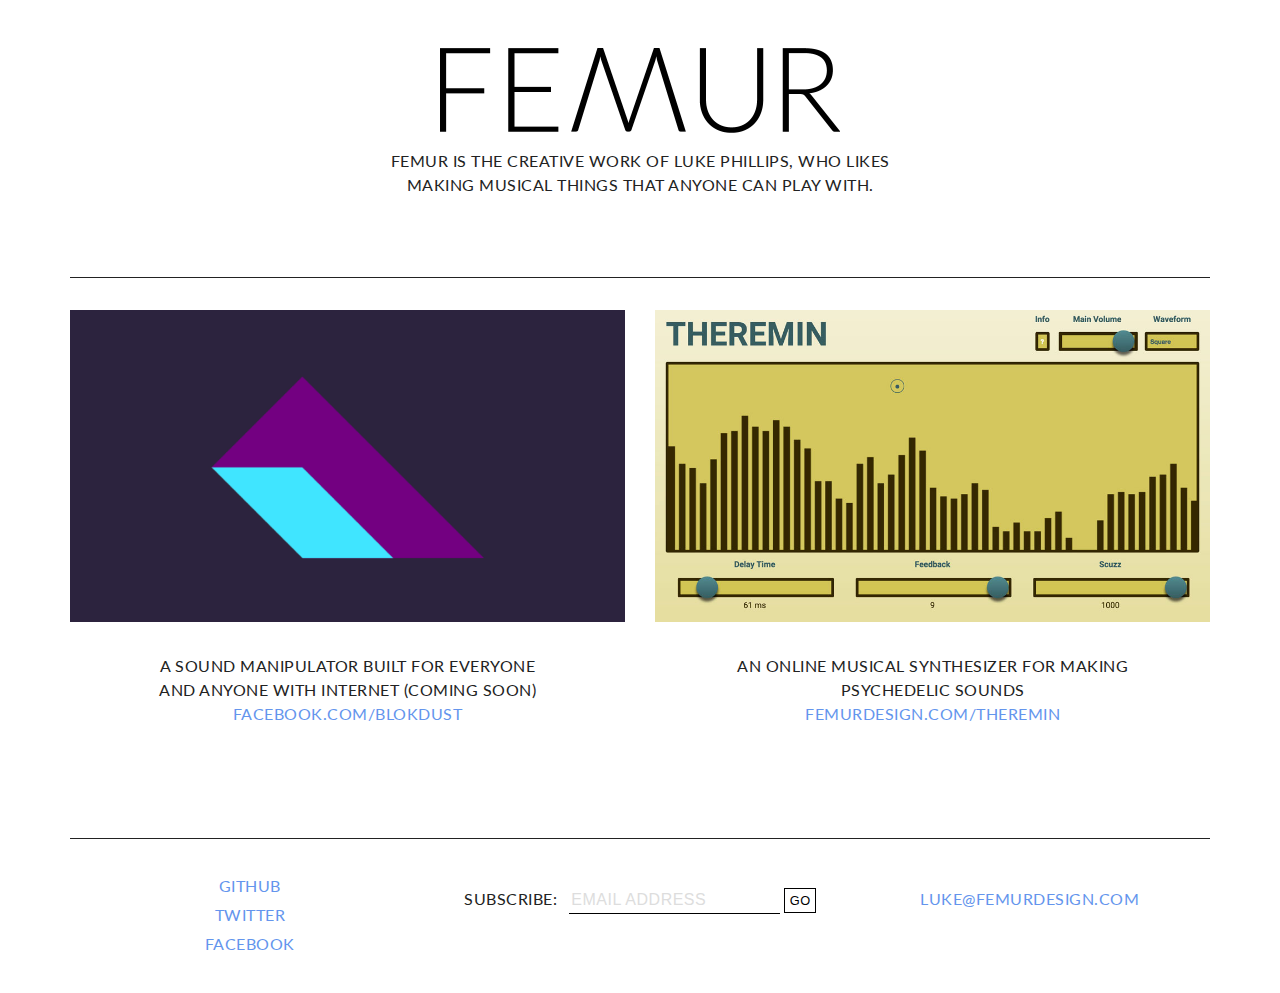
<file: index.html>
<!doctype html>
<html lang="">
<head>
    <meta charset="utf-8">
    <meta http-equiv="x-ua-compatible" content="ie=edge">
    <title>Femur</title>
    <meta name="description" content="Femur is the creative work of developer & musician, Luke Phillips">
    <meta name="viewport" content="width=device-width, initial-scale=1">

    <link href='http://fonts.googleapis.com/css?family=Lato' rel='stylesheet' type='text/css'>
    <link rel="stylesheet" href="css/main.min.css">
</head>
<body>
<!--[if lt IE 8]>
<p class="browserupgrade">You are using an <strong>outdated</strong> browser. Please <a href="http://browsehappy.com/">upgrade your browser</a> to improve your experience.</p>
<![endif]-->

<div class="container">
    <div class="row text-center">
        <div class="col-xs-12">
            <div class="col-xs-12 border-bottom heading">
                <div class="title">
                    <img src="img/logo.png" alt=""/>
                    <!--<h1 class="uppercase">Femur</h1>-->
                </div>

                <div class="col-xs-12 col-md-6 col-md-offset-3 uppercase subtitle">
                    <p>Femur is the creative work of Luke Phillips, who likes making musical things that anyone can play with.</p>
                </div>
            </div>
        </div>
    </div>

    <div class="row portfolio-items uppercase text-center">
        <div class="col-xs-12 col-md-6 portfolio-item">
            <div class="image">
                <a href="http://www.facebook.com/blokdust">
                    <img src="img/blokdust.gif" alt="Blokdust"/>
                </a>
            </div>
            <div class="copy">
                <p>A sound manipulator built for everyone and anyone with internet (Coming soon)</p>
                <a href="http://www.facebook.com/blokdust" alt="blokdust website">facebook.com/blokdust</a>
                <p></p>
            </div>
        </div>

        <div class="col-xs-12 col-md-6 portfolio-item">
            <div class="image">
                <a href="http://www.femurdesign.com/theremin">
                    <img src="img/theremin.jpg" title="Blokdust" alt="Theremin"/>
                </a>
            </div>
            <div class="copy">
                <p>An online musical synthesizer for making psychedelic sounds</p>
                <a href="http://www.femurdesign.com/theremin" title="Theremin" alt="Theremin site">femurdesign.com/theremin</a>
            </div>
        </div>

        <div class="col-xs-12">
            <div class="border-bottom"></div>
        </div>
    </div>
    <div class="row text-center footer">
        <div class="col-xs-12 col-md-4">
            <ul class="social uppercase">
                <li><a href="https://github.com/lukephills">Github</a></li>
                <li><a href="https://twitter.com/femurdesign">Twitter</a></li>
                <li><a href="https://www.facebook.com/femurdesign">Facebook</a></li>
            </ul>
        </div>
        <div class="col-xs-12 col-md-4">
            <!-- Begin MailChimp Signup Form -->
            <div id="mc_embed_signup" class="subscribe">
                <form action="//femurdesign.us3.list-manage.com/subscribe/post?u=a8685aebc16700ab70541a03a&amp;id=cd9caaf477" method="post" id="mc-embedded-subscribe-form" name="mc-embedded-subscribe-form" class="validate" target="_blank" novalidate>
                    <div id="mc_embed_signup_scroll">
                        <div class="mc-field-group">
                        	<label for="mce-EMAIL" class="uppercase">Subscribe:</label>
                        	<input type="email" value="" name="EMAIL" class="required email subscribe-email" id="mce-EMAIL" placeholder="EMAIL ADDRESS">

                            <!-- real people should not fill this in and expect good things - do not remove this or risk form bot signups-->
                            <div style="position: absolute; left: -5000px;"><input type="text" name="b_a8685aebc16700ab70541a03a_cd9caaf477" tabindex="-1" value=""></div>
                            <input type="submit" value="Go" name="subscribe" id="mc-embedded-subscribe" class="button">
                        </div>
                    	<div id="mce-responses" class="clear">
                		<div class="response" id="mce-error-response" style="display:none"></div>
                		<div class="response" id="mce-success-response" style="display:none"></div>
                	</div>
                  </div>
              </form>
            </div>
            <script type='text/javascript' src='//s3.amazonaws.com/downloads.mailchimp.com/js/mc-validate.js'></script><script type='text/javascript'>(function($) {window.fnames = new Array(); window.ftypes = new Array();fnames[0]='EMAIL';ftypes[0]='email';}(jQuery));var $mcj = jQuery.noConflict(true);</script>
            <!--End mc_embed_signup-->
        </div>
        <div class="col-xs-12 col-md-4">
            <a href="mailto:luke@femurdesign.com" class="uppercase">luke@femurdesign.com</a>
        </div>
    </div>
</div>

<!-- Google Analytics: change UA-XXXXX-X to be your site's ID. -->
<script>
(function(i,s,o,g,r,a,m){i['GoogleAnalyticsObject']=r;i[r]=i[r]||function(){
(i[r].q=i[r].q||[]).push(arguments)},i[r].l=1*new Date();a=s.createElement(o),
m=s.getElementsByTagName(o)[0];a.async=1;a.src=g;m.parentNode.insertBefore(a,m)
})(window,document,'script','//www.google-analytics.com/analytics.js','ga');

ga('create', 'UA-44791750-2', 'femurdesign.com');
ga('send', 'pageview');
</script>
</body>
</html>
</file>
<file: css/main.min.css>
/*!
 * html5-boilerplate
 * 
 * 
 * @author 
 * @version 5.2.0
 * Copyright 2015. [object Object] licensed.
 */
article,aside,details,figcaption,figure,footer,header,hgroup,hr,menu,nav,section{display:block}fieldset,hr{border:0;padding:0}.col-xs-1,.col-xs-10,.col-xs-11,.col-xs-12,.col-xs-2,.col-xs-3,.col-xs-4,.col-xs-5,.col-xs-6,.col-xs-7,.col-xs-8,.col-xs-9,.float-left{float:left}.browserupgrade,.text-center{text-align:center}.cfx:after,.container-fluid:after,.container:after,.row:after{clear:both}a,abbr,acronym,address,applet,article,aside,audio,b,big,blockquote,body,canvas,caption,center,cite,code,dd,del,details,dfn,div,dl,dt,em,embed,fieldset,figcaption,figure,footer,form,h1,h2,h3,h4,h5,h6,header,hgroup,html,i,iframe,img,ins,kbd,label,legend,li,mark,menu,nav,object,ol,output,p,pre,q,ruby,s,samp,section,small,span,strike,strong,sub,summary,sup,table,tbody,td,tfoot,th,thead,time,tr,tt,u,ul,var,video{margin:0;padding:0;border:0;font:inherit;vertical-align:baseline}body{line-height:1}ol,ul{list-style:none}blockquote,q{quotes:none}blockquote:after,blockquote:before,q:after,q:before{content:'';content:none}table{border-collapse:collapse;border-spacing:0}html{color:#222;font-size:1em;line-height:1.4;font-family:Lato,sans-serif;box-sizing:border-box}::-moz-selection{background:#b3d4fc;text-shadow:none}::selection{background:#b3d4fc;text-shadow:none}hr{height:1px;border-top:1px solid #ccc;margin:1em 0}audio,canvas,iframe,img,svg,video{vertical-align:middle}fieldset{margin:0}textarea{resize:vertical}.browserupgrade{background:#ccc;color:#000;padding:1em;margin:0}.container,.container-fluid{margin-right:auto;margin-left:auto;padding-left:15px;padding-right:15px}@media print{blockquote,img,pre,tr{page-break-inside:avoid}*,:after,:before{background:0 0!important;color:#000!important;box-shadow:none!important;text-shadow:none!important}a,a:visited{text-decoration:underline}a[href]:after{content:" (" attr(href) ")"}abbr[title]:after{content:" (" attr(title) ")"}a[href^="#"]:after,a[href^="javascript:"]:after{content:""}blockquote,pre{border:1px solid #999}thead{display:table-header-group}img{max-width:100%!important}h2,h3,p{orphans:3;widows:3}h2,h3{page-break-after:avoid}}.container-fluid:after,.container-fluid:before,.container:after,.container:before,.row:after,.row:before{display:table;content:" "}@media (min-width:768px){.container{width:750px}}@media (min-width:992px){.container{width:970px}}@media (min-width:1200px){.container{width:1170px}}.row{margin-left:-15px;margin-right:-15px}.col-lg-1,.col-lg-10,.col-lg-11,.col-lg-12,.col-lg-2,.col-lg-3,.col-lg-4,.col-lg-5,.col-lg-6,.col-lg-7,.col-lg-8,.col-lg-9,.col-md-1,.col-md-10,.col-md-11,.col-md-12,.col-md-2,.col-md-3,.col-md-4,.col-md-5,.col-md-6,.col-md-7,.col-md-8,.col-md-9,.col-sm-1,.col-sm-10,.col-sm-11,.col-sm-12,.col-sm-2,.col-sm-3,.col-sm-4,.col-sm-5,.col-sm-6,.col-sm-7,.col-sm-8,.col-sm-9,.col-xs-1,.col-xs-10,.col-xs-11,.col-xs-12,.col-xs-2,.col-xs-3,.col-xs-4,.col-xs-5,.col-xs-6,.col-xs-7,.col-xs-8,.col-xs-9{position:relative;min-height:1px;padding-left:15px;padding-right:15px}.col-xs-1{width:8.33333%}.col-xs-2{width:16.66667%}.col-xs-3{width:25%}.col-xs-4{width:33.33333%}.col-xs-5{width:41.66667%}.col-xs-6{width:50%}.col-xs-7{width:58.33333%}.col-xs-8{width:66.66667%}.col-xs-9{width:75%}.col-xs-10{width:83.33333%}.col-xs-11{width:91.66667%}.col-xs-12{width:100%}.col-xs-pull-0{right:auto}.col-xs-pull-1{right:8.33333%}.col-xs-pull-2{right:16.66667%}.col-xs-pull-3{right:25%}.col-xs-pull-4{right:33.33333%}.col-xs-pull-5{right:41.66667%}.col-xs-pull-6{right:50%}.col-xs-pull-7{right:58.33333%}.col-xs-pull-8{right:66.66667%}.col-xs-pull-9{right:75%}.col-xs-pull-10{right:83.33333%}.col-xs-pull-11{right:91.66667%}.col-xs-pull-12{right:100%}.col-xs-push-0{left:auto}.col-xs-push-1{left:8.33333%}.col-xs-push-2{left:16.66667%}.col-xs-push-3{left:25%}.col-xs-push-4{left:33.33333%}.col-xs-push-5{left:41.66667%}.col-xs-push-6{left:50%}.col-xs-push-7{left:58.33333%}.col-xs-push-8{left:66.66667%}.col-xs-push-9{left:75%}.col-xs-push-10{left:83.33333%}.col-xs-push-11{left:91.66667%}.col-xs-push-12{left:100%}.col-xs-offset-0{margin-left:0}.col-xs-offset-1{margin-left:8.33333%}.col-xs-offset-2{margin-left:16.66667%}.col-xs-offset-3{margin-left:25%}.col-xs-offset-4{margin-left:33.33333%}.col-xs-offset-5{margin-left:41.66667%}.col-xs-offset-6{margin-left:50%}.col-xs-offset-7{margin-left:58.33333%}.col-xs-offset-8{margin-left:66.66667%}.col-xs-offset-9{margin-left:75%}.col-xs-offset-10{margin-left:83.33333%}.col-xs-offset-11{margin-left:91.66667%}.col-xs-offset-12{margin-left:100%}@media (min-width:768px){.col-sm-1,.col-sm-10,.col-sm-11,.col-sm-12,.col-sm-2,.col-sm-3,.col-sm-4,.col-sm-5,.col-sm-6,.col-sm-7,.col-sm-8,.col-sm-9{float:left}.col-sm-1{width:8.33333%}.col-sm-2{width:16.66667%}.col-sm-3{width:25%}.col-sm-4{width:33.33333%}.col-sm-5{width:41.66667%}.col-sm-6{width:50%}.col-sm-7{width:58.33333%}.col-sm-8{width:66.66667%}.col-sm-9{width:75%}.col-sm-10{width:83.33333%}.col-sm-11{width:91.66667%}.col-sm-12{width:100%}.col-sm-pull-0{right:auto}.col-sm-pull-1{right:8.33333%}.col-sm-pull-2{right:16.66667%}.col-sm-pull-3{right:25%}.col-sm-pull-4{right:33.33333%}.col-sm-pull-5{right:41.66667%}.col-sm-pull-6{right:50%}.col-sm-pull-7{right:58.33333%}.col-sm-pull-8{right:66.66667%}.col-sm-pull-9{right:75%}.col-sm-pull-10{right:83.33333%}.col-sm-pull-11{right:91.66667%}.col-sm-pull-12{right:100%}.col-sm-push-0{left:auto}.col-sm-push-1{left:8.33333%}.col-sm-push-2{left:16.66667%}.col-sm-push-3{left:25%}.col-sm-push-4{left:33.33333%}.col-sm-push-5{left:41.66667%}.col-sm-push-6{left:50%}.col-sm-push-7{left:58.33333%}.col-sm-push-8{left:66.66667%}.col-sm-push-9{left:75%}.col-sm-push-10{left:83.33333%}.col-sm-push-11{left:91.66667%}.col-sm-push-12{left:100%}.col-sm-offset-0{margin-left:0}.col-sm-offset-1{margin-left:8.33333%}.col-sm-offset-2{margin-left:16.66667%}.col-sm-offset-3{margin-left:25%}.col-sm-offset-4{margin-left:33.33333%}.col-sm-offset-5{margin-left:41.66667%}.col-sm-offset-6{margin-left:50%}.col-sm-offset-7{margin-left:58.33333%}.col-sm-offset-8{margin-left:66.66667%}.col-sm-offset-9{margin-left:75%}.col-sm-offset-10{margin-left:83.33333%}.col-sm-offset-11{margin-left:91.66667%}.col-sm-offset-12{margin-left:100%}}@media (min-width:992px){.col-md-1,.col-md-10,.col-md-11,.col-md-12,.col-md-2,.col-md-3,.col-md-4,.col-md-5,.col-md-6,.col-md-7,.col-md-8,.col-md-9{float:left}.col-md-1{width:8.33333%}.col-md-2{width:16.66667%}.col-md-3{width:25%}.col-md-4{width:33.33333%}.col-md-5{width:41.66667%}.col-md-6{width:50%}.col-md-7{width:58.33333%}.col-md-8{width:66.66667%}.col-md-9{width:75%}.col-md-10{width:83.33333%}.col-md-11{width:91.66667%}.col-md-12{width:100%}.col-md-pull-0{right:auto}.col-md-pull-1{right:8.33333%}.col-md-pull-2{right:16.66667%}.col-md-pull-3{right:25%}.col-md-pull-4{right:33.33333%}.col-md-pull-5{right:41.66667%}.col-md-pull-6{right:50%}.col-md-pull-7{right:58.33333%}.col-md-pull-8{right:66.66667%}.col-md-pull-9{right:75%}.col-md-pull-10{right:83.33333%}.col-md-pull-11{right:91.66667%}.col-md-pull-12{right:100%}.col-md-push-0{left:auto}.col-md-push-1{left:8.33333%}.col-md-push-2{left:16.66667%}.col-md-push-3{left:25%}.col-md-push-4{left:33.33333%}.col-md-push-5{left:41.66667%}.col-md-push-6{left:50%}.col-md-push-7{left:58.33333%}.col-md-push-8{left:66.66667%}.col-md-push-9{left:75%}.col-md-push-10{left:83.33333%}.col-md-push-11{left:91.66667%}.col-md-push-12{left:100%}.col-md-offset-0{margin-left:0}.col-md-offset-1{margin-left:8.33333%}.col-md-offset-2{margin-left:16.66667%}.col-md-offset-3{margin-left:25%}.col-md-offset-4{margin-left:33.33333%}.col-md-offset-5{margin-left:41.66667%}.col-md-offset-6{margin-left:50%}.col-md-offset-7{margin-left:58.33333%}.col-md-offset-8{margin-left:66.66667%}.col-md-offset-9{margin-left:75%}.col-md-offset-10{margin-left:83.33333%}.col-md-offset-11{margin-left:91.66667%}.col-md-offset-12{margin-left:100%}}@media (min-width:1200px){.col-lg-1,.col-lg-10,.col-lg-11,.col-lg-12,.col-lg-2,.col-lg-3,.col-lg-4,.col-lg-5,.col-lg-6,.col-lg-7,.col-lg-8,.col-lg-9{float:left}.col-lg-1{width:8.33333%}.col-lg-2{width:16.66667%}.col-lg-3{width:25%}.col-lg-4{width:33.33333%}.col-lg-5{width:41.66667%}.col-lg-6{width:50%}.col-lg-7{width:58.33333%}.col-lg-8{width:66.66667%}.col-lg-9{width:75%}.col-lg-10{width:83.33333%}.col-lg-11{width:91.66667%}.col-lg-12{width:100%}.col-lg-pull-0{right:auto}.col-lg-pull-1{right:8.33333%}.col-lg-pull-2{right:16.66667%}.col-lg-pull-3{right:25%}.col-lg-pull-4{right:33.33333%}.col-lg-pull-5{right:41.66667%}.col-lg-pull-6{right:50%}.col-lg-pull-7{right:58.33333%}.col-lg-pull-8{right:66.66667%}.col-lg-pull-9{right:75%}.col-lg-pull-10{right:83.33333%}.col-lg-pull-11{right:91.66667%}.col-lg-pull-12{right:100%}.col-lg-push-0{left:auto}.col-lg-push-1{left:8.33333%}.col-lg-push-2{left:16.66667%}.col-lg-push-3{left:25%}.col-lg-push-4{left:33.33333%}.col-lg-push-5{left:41.66667%}.col-lg-push-6{left:50%}.col-lg-push-7{left:58.33333%}.col-lg-push-8{left:66.66667%}.col-lg-push-9{left:75%}.col-lg-push-10{left:83.33333%}.col-lg-push-11{left:91.66667%}.col-lg-push-12{left:100%}.col-lg-offset-0{margin-left:0}.col-lg-offset-1{margin-left:8.33333%}.col-lg-offset-2{margin-left:16.66667%}.col-lg-offset-3{margin-left:25%}.col-lg-offset-4{margin-left:33.33333%}.col-lg-offset-5{margin-left:41.66667%}.col-lg-offset-6{margin-left:50%}.col-lg-offset-7{margin-left:58.33333%}.col-lg-offset-8{margin-left:66.66667%}.col-lg-offset-9{margin-left:75%}.col-lg-offset-10{margin-left:83.33333%}.col-lg-offset-11{margin-left:91.66667%}.col-lg-offset-12{margin-left:100%}}.full,img{width:100%}.float-right{float:right}.abs{position:absolute}#mc_embed_signup.subscribe .mc-field-group,.rel{position:relative}.hidden{display:none}.full{height:100%}.text-left{text-align:left}.text-right{text-align:right}.white{background-color:#fff}.black{background-color:#000}.text-white{color:#fff}.text-black{color:#000}.border{border:1px solid}.border-top{border-top:1px solid}.border-bottom{border-bottom:1px solid}.uppercase{text-transform:uppercase}.block{display:block}.inline{display:inline}.inline-block{display:inline-block}.no-margin{margin:0}.cfx:after,.cfx:before{content:" ";display:table}*,:after,:before{box-sizing:inherit}h1{font-size:6rem}h2{font-size:2rem}a,input,label,p{font-size:.8em;line-height:1.5em;letter-spacing:.5px}a{text-decoration:none;color:#6495ed;border-bottom:1px solid #fff;-webkit-transition:border .3s linear;transition:border .3s linear}a:focus,a:hover{-webkit-transition:border .01s linear;transition:border .01s linear;border-bottom:1px solid #6495ed}a.fancy-underline{box-shadow:0 1px;-webkit-transition:box-shadow .25s;transition:box-shadow .25s}a.fancy-underline:hover{box-shadow:0 2px}.heading{margin:2em 0}.heading .title img{max-width:400px;width:100%;margin:1em 0}.heading .subtitle{margin-bottom:3em;padding:0}@media only screen and (min-width:680px){.heading .subtitle{padding:0 120px}}@media only screen and (min-width:992px){h2{font-size:3rem}a,input,label,p{font-size:1em}.heading .subtitle{padding:0;margin-bottom:5em}}.portfolio-items .portfolio-item{margin-bottom:2em}.portfolio-items .portfolio-item .copy{padding:2em 0}@media only screen and (min-width:992px){.portfolio-items .portfolio-item{margin-bottom:5em}.portfolio-items .portfolio-item .copy{padding:2em}}.portfolio-items .portfolio-item .copy h2{margin-bottom:.3em}@media only screen and (min-width:992px){.portfolio-items .portfolio-item .copy p{padding:0 3em}}.footer{padding-top:4em}@media only screen and (min-width:992px){.footer{padding-top:3em}}.footer>div{margin-bottom:3em}.footer>div:first-of-type{margin-bottom:2em}.footer li{margin-bottom:.3rem}.footer .social{margin-top:-.8em}.footer .subscribe label{margin-right:.5em}.footer .subscribe input.subscribe-email{border:none;border-bottom:1px solid #000;font-size:1rem;outline:0}.footer .subscribe input.subscribe-email:focus{border-bottom:1px solid #38ee7f}.footer .subscribe input.subscribe-email:invalid{border-bottom:1px solid #ee5333}#mc_embed_signup.subscribe div.mce_inline_error{margin:0;padding:5px 10px;background-color:transparent;font-weight:400;z-index:1;color:red}#mc_embed_signup.subscribe .response{padding:5px 10px!important}#mc_embed_signup.subscribe .button{background-color:#fff;border:1px solid #000;padding:.5em .3em .3em .35em;line-height:1em;z-index:2;display:inline;text-transform:uppercase;font-size:.8em;-webkit-transition:all .3s linear;transition:all .3s linear}#mc_embed_signup.subscribe .button:hover{-webkit-transition:all .01s linear;transition:all .01s linear;background-color:#000;color:#fff}::-webkit-input-placeholder{color:#DDD;font-size:.8em;line-height:2em;letter-spacing:.5px}:-moz-placeholder{color:#DDD;font-size:.8em;line-height:2em;letter-spacing:.5px}::-moz-placeholder{color:#DDD;font-size:.8em;line-height:2em;letter-spacing:.5px}:-ms-input-placeholder{color:#DDD;font-size:.8em;line-height:2em;letter-spacing:.5px}@media only screen and (min-width:992px){::-webkit-input-placeholder{font-size:1em;line-height:1.5em}:-moz-placeholder{font-size:1em;line-height:1.5em}::-moz-placeholder{font-size:1em;line-height:1.5em}:-ms-input-placeholder{font-size:1em;line-height:1.5em}}.social-icon{width:60px}svg.ring{fill:red}.row.github{margin-bottom:0;padding-bottom:0}
</file>
